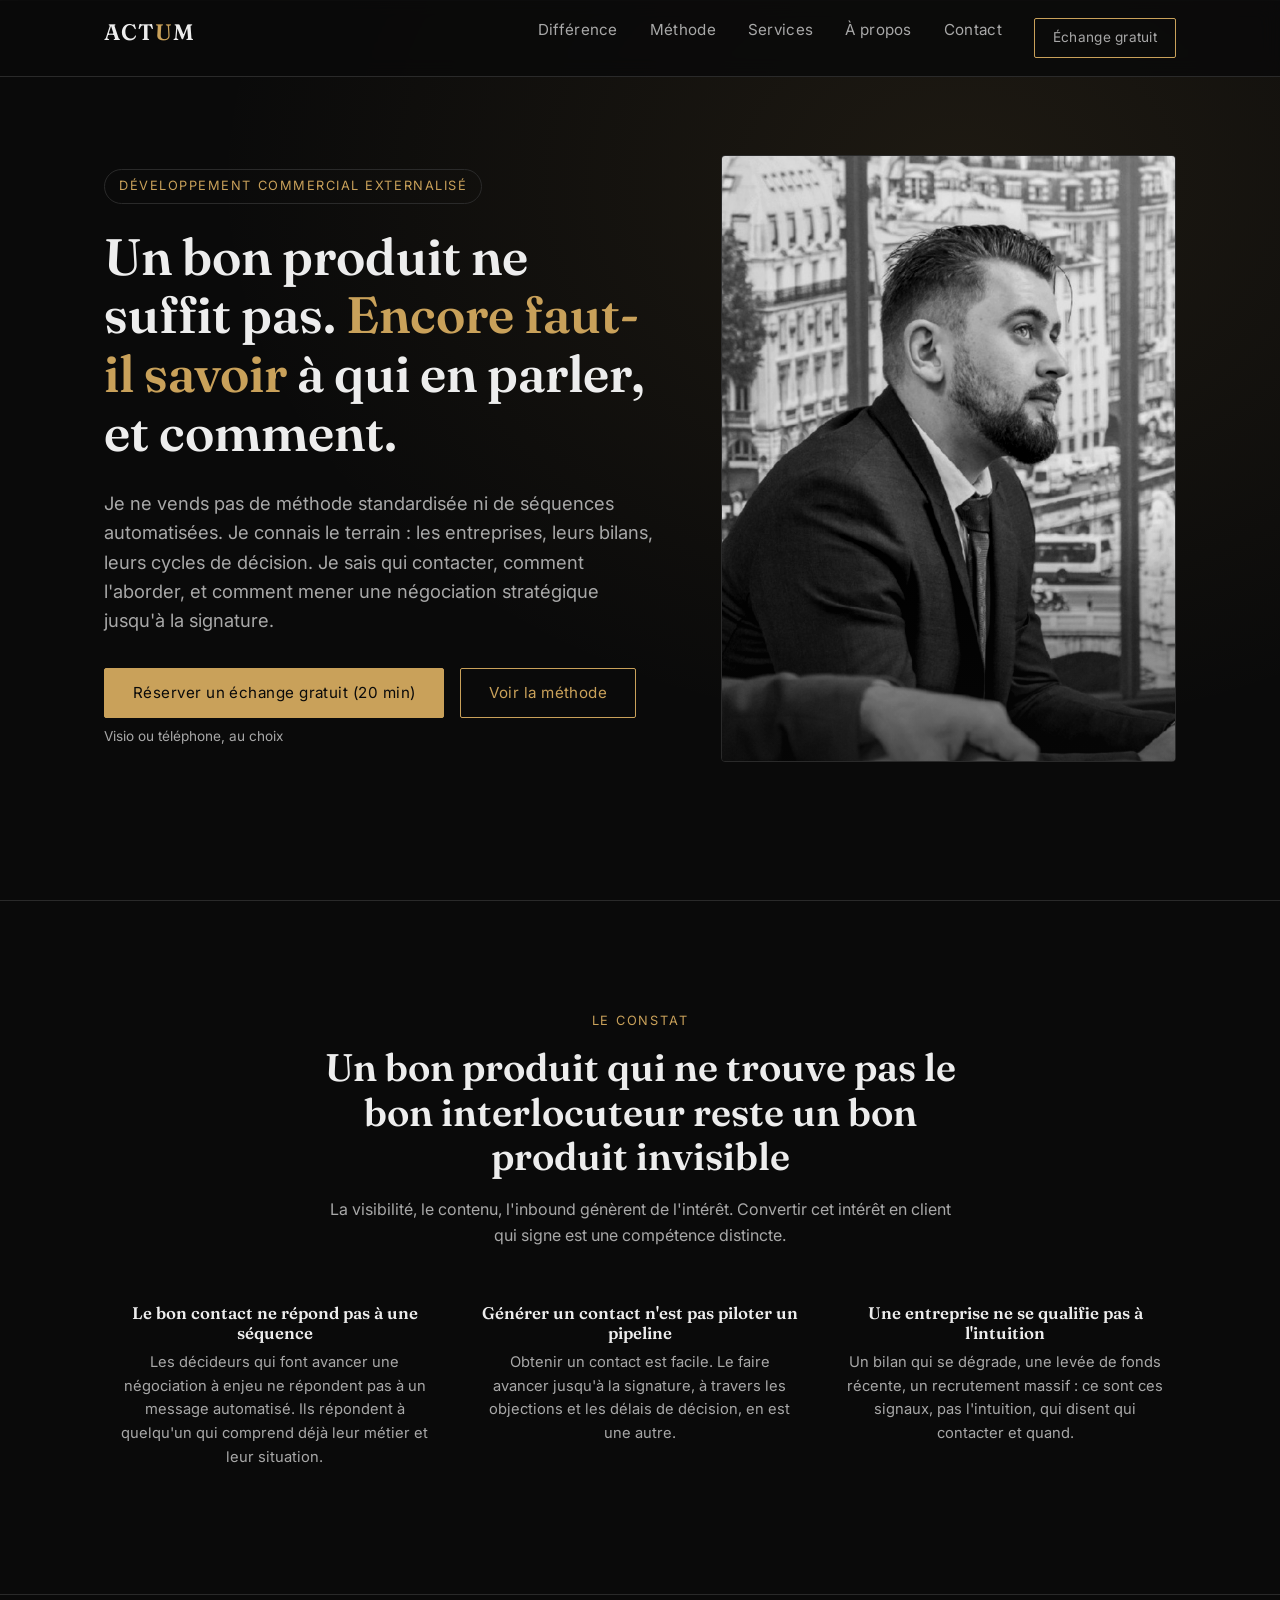
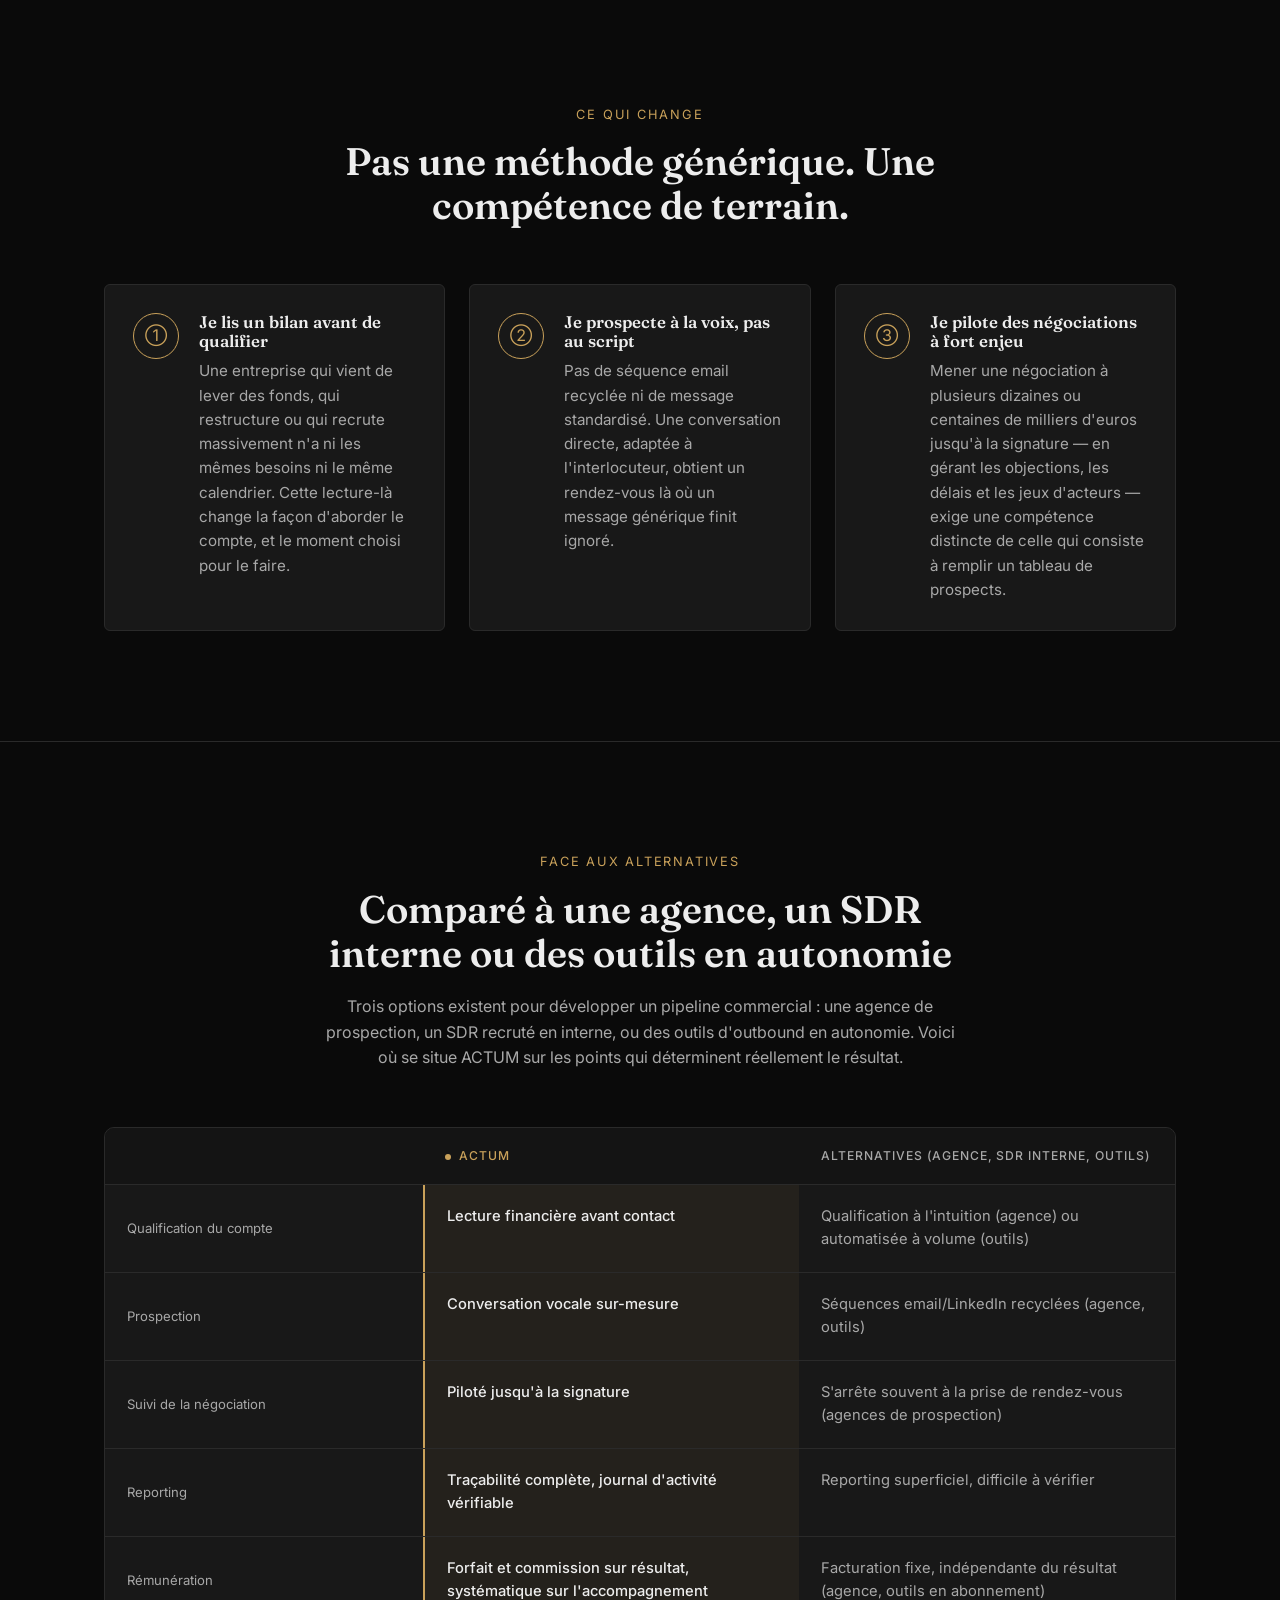
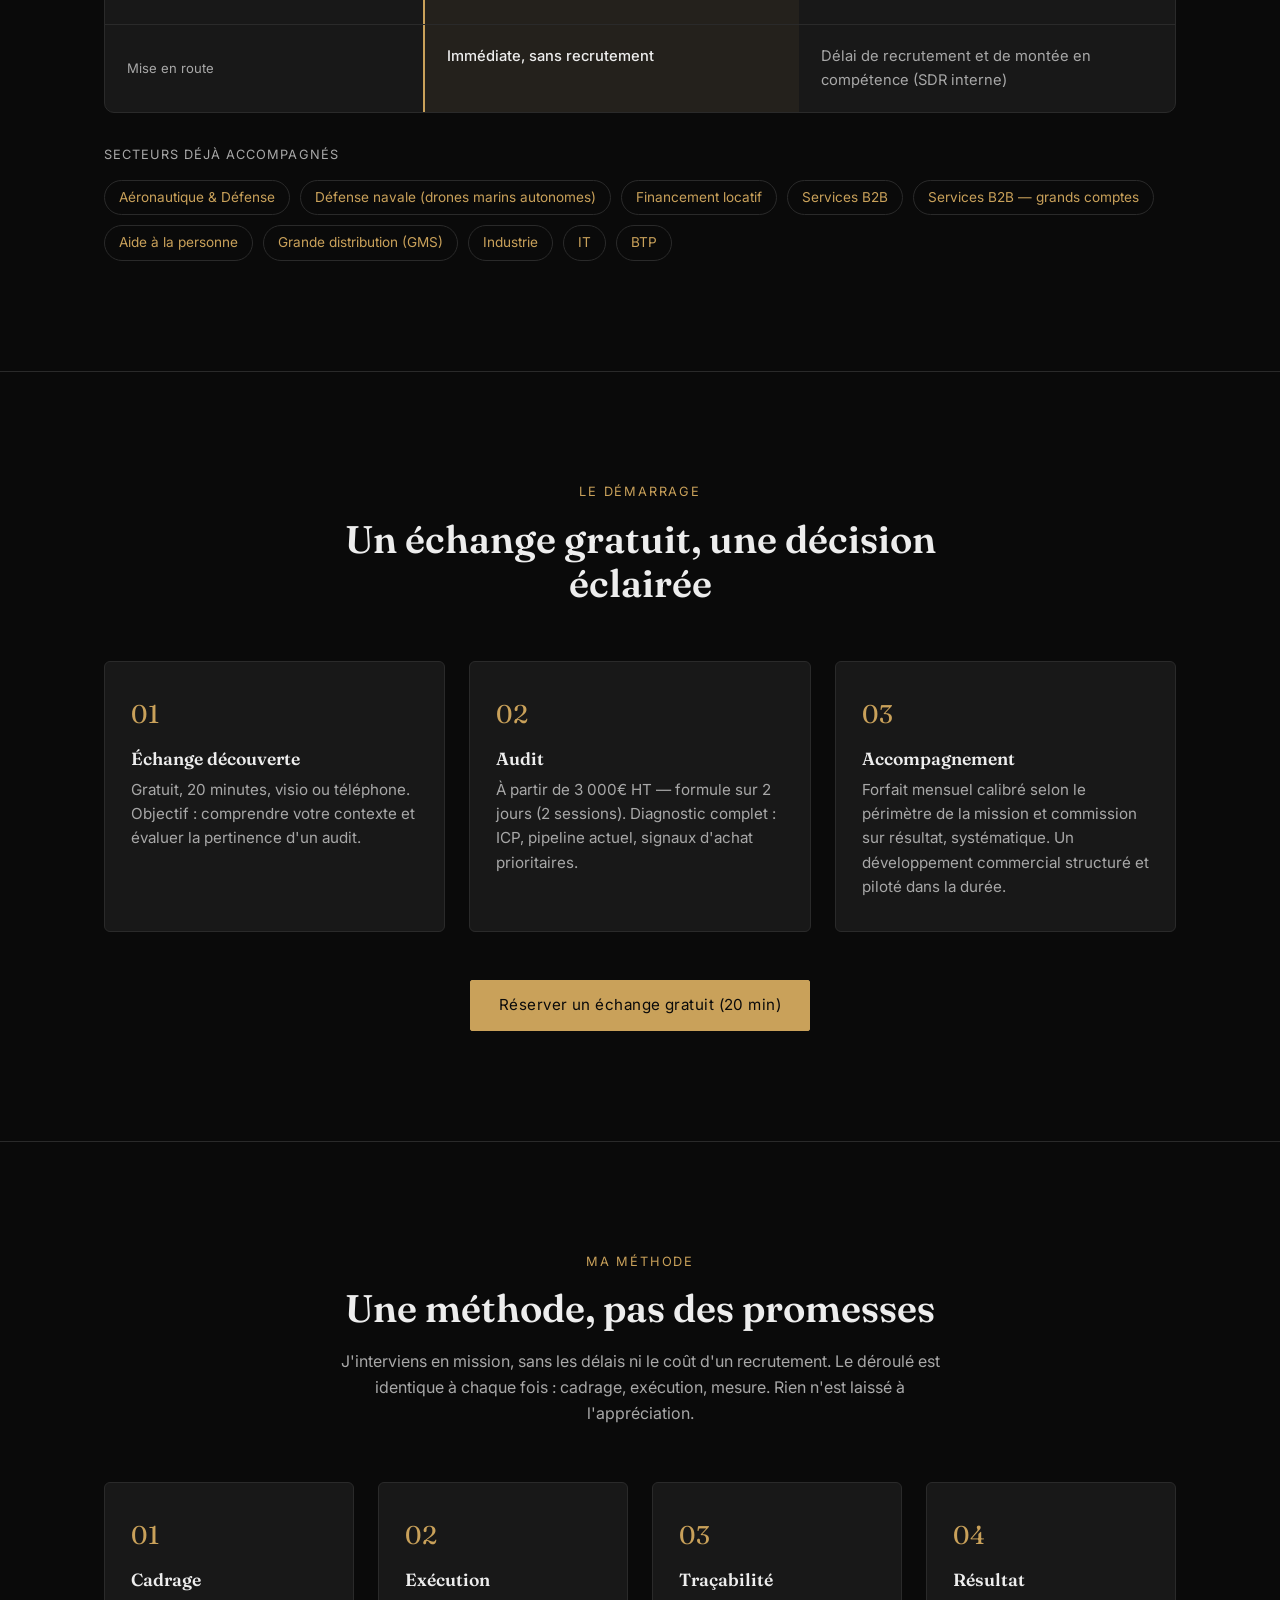
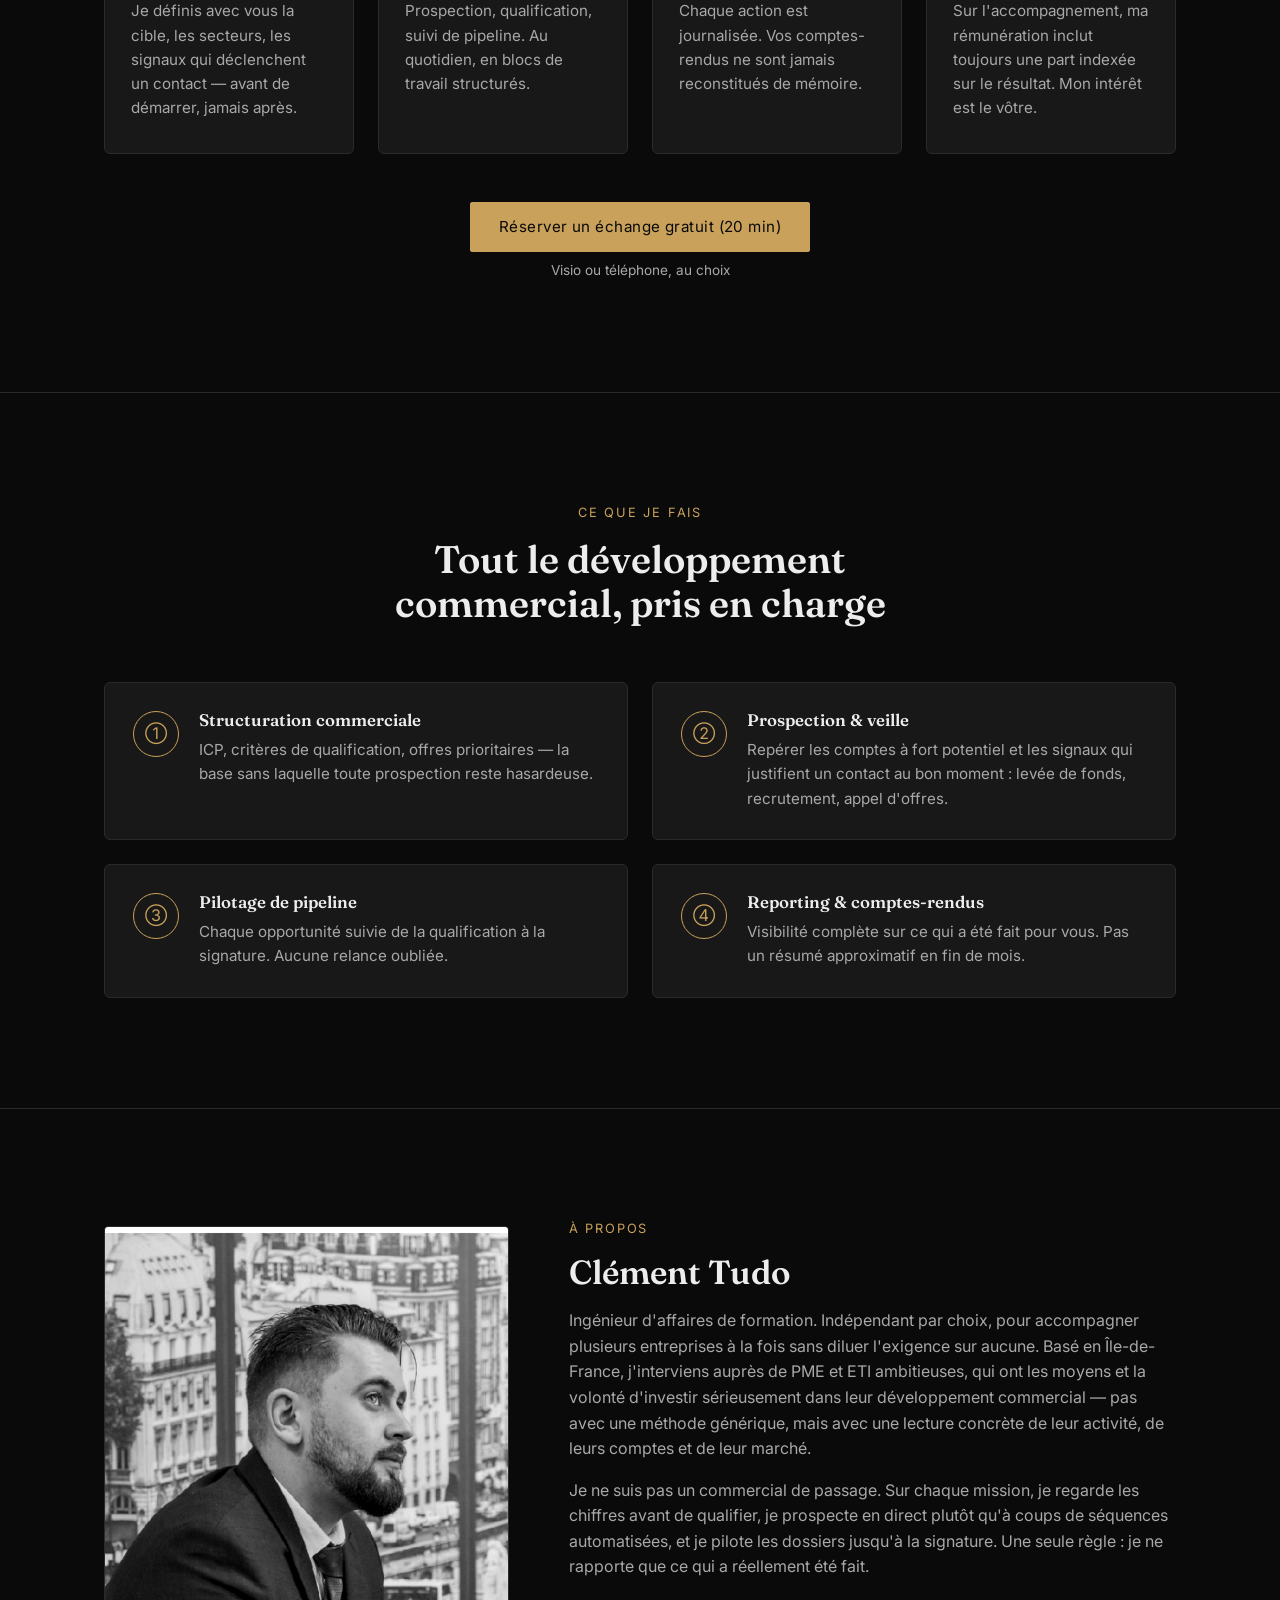
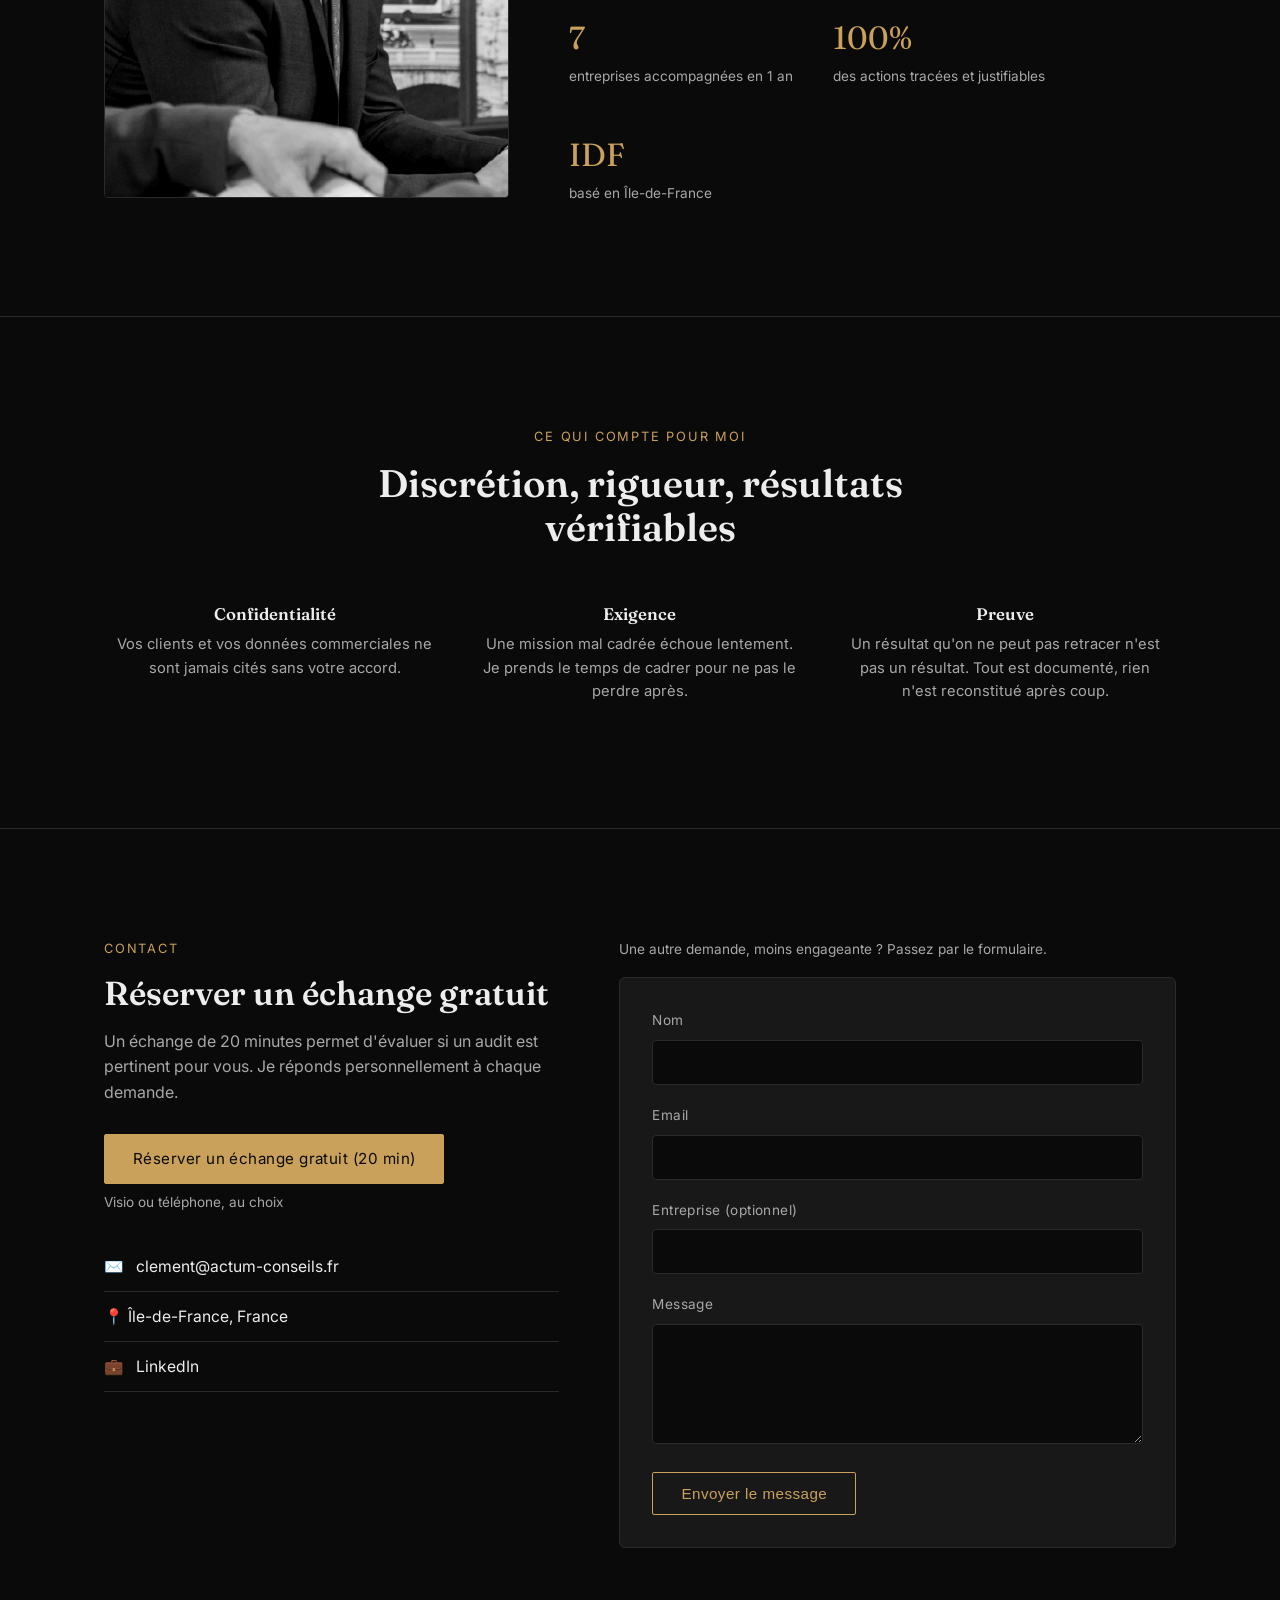
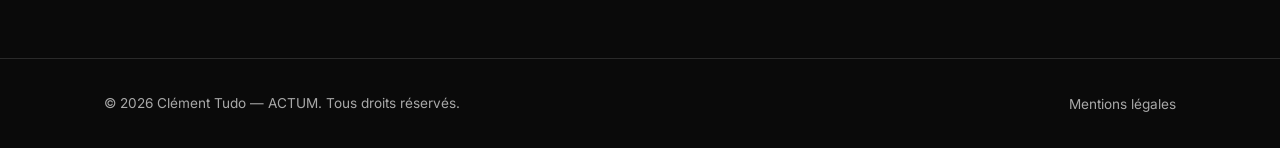
<file: index.html>
<!DOCTYPE html>
<html lang="fr">
<head>
<meta charset="UTF-8">
<meta name="viewport" content="width=device-width, initial-scale=1.0">
<title>ACTUM — Clément Tudo, développement commercial externalisé</title>
<meta name="description" content="Clément Tudo accompagne les PME et ETI ambitieuses dans la structuration de leur développement commercial : prospection, pipeline, pilotage — avec des résultats prouvés, pas promis.">
<link rel="icon" type="image/svg+xml" href="favicon.svg">
<link rel="preconnect" href="https://fonts.googleapis.com">
<link rel="preconnect" href="https://fonts.gstatic.com" crossorigin>
<link href="https://fonts.googleapis.com/css2?family=Fraunces:wght@500;600&family=Inter:wght@400;500;600&display=swap" rel="stylesheet">
<link rel="stylesheet" href="style.css">
</head>
<body>

<header class="entete">
  <div class="conteneur">
    <a href="#accueil" class="logo">ACT<span>U</span>M</a>
    <nav class="nav-liens">
      <a href="#difference">Différence</a>
      <a href="#approche">Méthode</a>
      <a href="#services">Services</a>
      <a href="#apropos">À propos</a>
      <a href="#contact">Contact</a>
      <a href="#contact" class="btn">Échange gratuit</a>
    </nav>
    <button class="menu-burger" id="menu-burger" aria-label="Menu">
      <span></span><span></span><span></span>
    </button>
  </div>
</header>

<div class="nav-mobile" id="nav-mobile">
  <a href="#difference">Différence</a>
  <a href="#approche">Méthode</a>
  <a href="#services">Services</a>
  <a href="#apropos">À propos</a>
  <a href="#contact">Contact</a>
  <a href="#contact" class="btn">Échange gratuit</a>
</div>

<section class="hero" id="accueil" style="padding-bottom: 60px;">
  <div class="conteneur">
    <div>
      <span class="hero-etiquette">Développement commercial externalisé</span>
      <h1>Un bon produit ne suffit pas. <em>Encore faut-il savoir</em> à qui en parler, et comment.</h1>
      <p class="intro">Je ne vends pas de méthode standardisée ni de séquences automatisées. Je connais le terrain : les entreprises, leurs bilans, leurs cycles de décision. Je sais qui contacter, comment l'aborder, et comment mener une négociation stratégique jusqu'à la signature.</p>
      <div class="hero-actions">
        <div class="cta-groupe">
          <a href="#contact" class="btn plein">Réserver un échange gratuit (20 min)</a>
          <span class="cta-note">Visio ou téléphone, au choix</span>
        </div>
        <a href="#approche" class="btn">Voir la méthode</a>
      </div>
    </div>
    <div class="hero-photo">
      <img src="assets/clement-tudo.jpg" alt="Clément Tudo, consultant en développement commercial">
    </div>
  </div>
</section>

<section id="constat">
  <div class="conteneur">
    <div class="section-tete">
      <span class="section-etiquette">Le constat</span>
      <h2>Un bon produit qui ne trouve pas le bon interlocuteur reste un bon produit invisible</h2>
      <p>La visibilité, le contenu, l'inbound génèrent de l'intérêt. Convertir cet intérêt en client qui signe est une compétence distincte.</p>
    </div>
    <div class="valeurs">
      <div class="valeur-item">
        <h3>Le bon contact ne répond pas à une séquence</h3>
        <p>Les décideurs qui font avancer une négociation à enjeu ne répondent pas à un message automatisé. Ils répondent à quelqu'un qui comprend déjà leur métier et leur situation.</p>
      </div>
      <div class="valeur-item">
        <h3>Générer un contact n'est pas piloter un pipeline</h3>
        <p>Obtenir un contact est facile. Le faire avancer jusqu'à la signature, à travers les objections et les délais de décision, en est une autre.</p>
      </div>
      <div class="valeur-item">
        <h3>Une entreprise ne se qualifie pas à l'intuition</h3>
        <p>Un bilan qui se dégrade, une levée de fonds récente, un recrutement massif : ce sont ces signaux, pas l'intuition, qui disent qui contacter et quand.</p>
      </div>
    </div>
  </div>
</section>

<section id="difference">
  <div class="conteneur">
    <div class="section-tete">
      <span class="section-etiquette">Ce qui change</span>
      <h2>Pas une méthode générique. Une compétence de terrain.</h2>
    </div>
    <div class="grille-services">
      <div class="service">
        <div class="icone">①</div>
        <div>
          <h3>Je lis un bilan avant de qualifier</h3>
          <p>Une entreprise qui vient de lever des fonds, qui restructure ou qui recrute massivement n'a ni les mêmes besoins ni le même calendrier. Cette lecture-là change la façon d'aborder le compte, et le moment choisi pour le faire.</p>
        </div>
      </div>
      <div class="service">
        <div class="icone">②</div>
        <div>
          <h3>Je prospecte à la voix, pas au script</h3>
          <p>Pas de séquence email recyclée ni de message standardisé. Une conversation directe, adaptée à l'interlocuteur, obtient un rendez-vous là où un message générique finit ignoré.</p>
        </div>
      </div>
      <div class="service">
        <div class="icone">③</div>
        <div>
          <h3>Je pilote des négociations à fort enjeu</h3>
          <p>Mener une négociation à plusieurs dizaines ou centaines de milliers d'euros jusqu'à la signature — en gérant les objections, les délais et les jeux d'acteurs — exige une compétence distincte de celle qui consiste à remplir un tableau de prospects.</p>
        </div>
      </div>
    </div>
  </div>
</section>

<section id="alternatives">
  <div class="conteneur">
    <div class="section-tete">
      <span class="section-etiquette">Face aux alternatives</span>
      <h2>Comparé à une agence, un SDR interne ou des outils en autonomie</h2>
      <p>Trois options existent pour développer un pipeline commercial : une agence de prospection, un SDR recruté en interne, ou des outils d'outbound en autonomie. Voici où se situe ACTUM sur les points qui déterminent réellement le résultat.</p>
    </div>
    <div class="comparatif">
      <div class="comparatif-entete">
        <span></span>
        <span class="comparatif-entete-actum">ACTUM</span>
        <span>Alternatives (agence, SDR interne, outils)</span>
      </div>
      <div class="comparatif-ligne">
        <span class="comparatif-critere">Qualification du compte</span>
        <span class="comparatif-actum">Lecture financière avant contact</span>
        <span class="comparatif-alt">Qualification à l'intuition (agence) ou automatisée à volume (outils)</span>
      </div>
      <div class="comparatif-ligne">
        <span class="comparatif-critere">Prospection</span>
        <span class="comparatif-actum">Conversation vocale sur-mesure</span>
        <span class="comparatif-alt">Séquences email/LinkedIn recyclées (agence, outils)</span>
      </div>
      <div class="comparatif-ligne">
        <span class="comparatif-critere">Suivi de la négociation</span>
        <span class="comparatif-actum">Piloté jusqu'à la signature</span>
        <span class="comparatif-alt">S'arrête souvent à la prise de rendez-vous (agences de prospection)</span>
      </div>
      <div class="comparatif-ligne">
        <span class="comparatif-critere">Reporting</span>
        <span class="comparatif-actum">Traçabilité complète, journal d'activité vérifiable</span>
        <span class="comparatif-alt">Reporting superficiel, difficile à vérifier</span>
      </div>
      <div class="comparatif-ligne">
        <span class="comparatif-critere">Rémunération</span>
        <span class="comparatif-actum">Forfait et commission sur résultat, systématique sur l'accompagnement</span>
        <span class="comparatif-alt">Facturation fixe, indépendante du résultat (agence, outils en abonnement)</span>
      </div>
      <div class="comparatif-ligne">
        <span class="comparatif-critere">Mise en route</span>
        <span class="comparatif-actum">Immédiate, sans recrutement</span>
        <span class="comparatif-alt">Délai de recrutement et de montée en compétence (SDR interne)</span>
      </div>
    </div>
    <div class="secteurs-bloc">
      <p class="secteurs-label">Secteurs déjà accompagnés</p>
      <ul class="secteurs-liste">
        <li class="secteur-tag">Aéronautique & Défense</li>
        <li class="secteur-tag">Défense navale (drones marins autonomes)</li>
        <li class="secteur-tag">Financement locatif</li>
        <li class="secteur-tag">Services B2B</li>
        <li class="secteur-tag">Services B2B — grands comptes</li>
        <li class="secteur-tag">Aide à la personne</li>
        <li class="secteur-tag">Grande distribution (GMS)</li>
        <li class="secteur-tag">Industrie</li>
        <li class="secteur-tag">IT</li>
        <li class="secteur-tag">BTP</li>
      </ul>
    </div>
  </div>
</section>

<section id="demarrage">
  <div class="conteneur">
    <div class="section-tete">
      <span class="section-etiquette">Le démarrage</span>
      <h2>Un échange gratuit, une décision éclairée</h2>
    </div>
    <div class="grille-approche">
      <div class="carte">
        <div class="num">01</div>
        <h3>Échange découverte</h3>
        <p>Gratuit, 20 minutes, visio ou téléphone. Objectif : comprendre votre contexte et évaluer la pertinence d'un audit.</p>
      </div>
      <div class="carte">
        <div class="num">02</div>
        <h3>Audit</h3>
        <p>À partir de 3 000€ HT — formule sur 2 jours (2 sessions). Diagnostic complet : ICP, pipeline actuel, signaux d'achat prioritaires.</p>
      </div>
      <div class="carte">
        <div class="num">03</div>
        <h3>Accompagnement</h3>
        <p>Forfait mensuel calibré selon le périmètre de la mission et commission sur résultat, systématique. Un développement commercial structuré et piloté dans la durée.</p>
      </div>
    </div>
    <div class="approche-cta">
      <a href="#contact" class="btn plein">Réserver un échange gratuit (20 min)</a>
    </div>
  </div>
</section>

<section id="approche">
  <div class="conteneur">
    <div class="section-tete">
      <span class="section-etiquette">Ma méthode</span>
      <h2>Une méthode, pas des promesses</h2>
      <p>J'interviens en mission, sans les délais ni le coût d'un recrutement. Le déroulé est identique à chaque fois : cadrage, exécution, mesure. Rien n'est laissé à l'appréciation.</p>
    </div>
    <div class="grille-approche">
      <div class="carte">
        <div class="num">01</div>
        <h3>Cadrage</h3>
        <p>Je définis avec vous la cible, les secteurs, les signaux qui déclenchent un contact — avant de démarrer, jamais après.</p>
      </div>
      <div class="carte">
        <div class="num">02</div>
        <h3>Exécution</h3>
        <p>Prospection, qualification, suivi de pipeline. Au quotidien, en blocs de travail structurés.</p>
      </div>
      <div class="carte">
        <div class="num">03</div>
        <h3>Traçabilité</h3>
        <p>Chaque action est journalisée. Vos comptes-rendus ne sont jamais reconstitués de mémoire.</p>
      </div>
      <div class="carte">
        <div class="num">04</div>
        <h3>Résultat</h3>
        <p>Sur l'accompagnement, ma rémunération inclut toujours une part indexée sur le résultat. Mon intérêt est le vôtre.</p>
      </div>
    </div>
    <div class="approche-cta">
      <a href="#contact" class="btn plein">Réserver un échange gratuit (20 min)</a>
      <span class="cta-note">Visio ou téléphone, au choix</span>
    </div>
  </div>
</section>

<section id="services">
  <div class="conteneur">
    <div class="section-tete">
      <span class="section-etiquette">Ce que je fais</span>
      <h2>Tout le développement commercial, pris en charge</h2>
    </div>
    <div class="grille-services">
      <div class="service">
        <div class="icone">①</div>
        <div>
          <h3>Structuration commerciale</h3>
          <p>ICP, critères de qualification, offres prioritaires — la base sans laquelle toute prospection reste hasardeuse.</p>
        </div>
      </div>
      <div class="service">
        <div class="icone">②</div>
        <div>
          <h3>Prospection & veille</h3>
          <p>Repérer les comptes à fort potentiel et les signaux qui justifient un contact au bon moment : levée de fonds, recrutement, appel d'offres.</p>
        </div>
      </div>
      <div class="service">
        <div class="icone">③</div>
        <div>
          <h3>Pilotage de pipeline</h3>
          <p>Chaque opportunité suivie de la qualification à la signature. Aucune relance oubliée.</p>
        </div>
      </div>
      <div class="service">
        <div class="icone">④</div>
        <div>
          <h3>Reporting & comptes-rendus</h3>
          <p>Visibilité complète sur ce qui a été fait pour vous. Pas un résumé approximatif en fin de mois.</p>
        </div>
      </div>
    </div>
  </div>
</section>

<section class="apropos" id="apropos">
  <div class="conteneur">
    <div class="apropos-photo">
      <img src="assets/clement-tudo.jpg" alt="Clément Tudo">
    </div>
    <div class="apropos-texte">
      <span class="section-etiquette">À propos</span>
      <h2>Clément Tudo</h2>
      <p>Ingénieur d'affaires de formation. Indépendant par choix, pour accompagner plusieurs entreprises à la fois sans diluer l'exigence sur aucune. Basé en Île-de-France, j'interviens auprès de PME et ETI ambitieuses, qui ont les moyens et la volonté d'investir sérieusement dans leur développement commercial — pas avec une méthode générique, mais avec une lecture concrète de leur activité, de leurs comptes et de leur marché.</p>
      <p>Je ne suis pas un commercial de passage. Sur chaque mission, je regarde les chiffres avant de qualifier, je prospecte en direct plutôt qu'à coups de séquences automatisées, et je pilote les dossiers jusqu'à la signature. Une seule règle : je ne rapporte que ce qui a réellement été fait.</p>
      <div class="chiffres">
        <div class="chiffre"><span class="valeur">7</span><span class="label">entreprises accompagnées en 1 an</span></div>
        <div class="chiffre"><span class="valeur">100%</span><span class="label">des actions tracées et justifiables</span></div>
        <div class="chiffre"><span class="valeur">IDF</span><span class="label">basé en Île-de-France</span></div>
      </div>
    </div>
  </div>
</section>

<section id="discretion">
  <div class="conteneur">
    <div class="section-tete">
      <span class="section-etiquette">Ce qui compte pour moi</span>
      <h2>Discrétion, rigueur, résultats vérifiables</h2>
    </div>
    <div class="valeurs">
      <div class="valeur-item">
        <h3>Confidentialité</h3>
        <p>Vos clients et vos données commerciales ne sont jamais cités sans votre accord.</p>
      </div>
      <div class="valeur-item">
        <h3>Exigence</h3>
        <p>Une mission mal cadrée échoue lentement. Je prends le temps de cadrer pour ne pas le perdre après.</p>
      </div>
      <div class="valeur-item">
        <h3>Preuve</h3>
        <p>Un résultat qu'on ne peut pas retracer n'est pas un résultat. Tout est documenté, rien n'est reconstitué après coup.</p>
      </div>
    </div>
  </div>
</section>

<section class="contact" id="contact">
  <div class="conteneur">
    <div class="contact-infos">
      <span class="section-etiquette">Contact</span>
      <h2>Réserver un échange gratuit</h2>
      <p>Un échange de 20 minutes permet d'évaluer si un audit est pertinent pour vous. Je réponds personnellement à chaque demande.</p>
      <div class="contact-cta">
        <!-- Remplacer ce lien mailto par l'URL Calendly/Cal.com dès qu'un lien de prise de rendez-vous existe -->
        <a href="mailto:clement@actum-conseils.fr?subject=Demande%20d%27%C3%A9change&amp;body=Secteur%20d%27activit%C3%A9%20%3A%20%0A%0ATaille%20de%20l%27%C3%A9quipe%20commerciale%20actuelle%20%3A%20%0A%0ADisponibilit%C3%A9s%20pour%20un%20%C3%A9change%20de%2020%20min%20%28visio%20ou%20t%C3%A9l.%29%20%3A%20" class="btn plein">Réserver un échange gratuit (20 min)</a>
        <span class="cta-note">Visio ou téléphone, au choix</span>
      </div>
      <ul class="liste-contact">
        <li>✉️ <a href="mailto:clement@actum-conseils.fr">clement@actum-conseils.fr</a></li>
        <li>📍 Île-de-France, France</li>
        <li>💼 <a href="https://www.linkedin.com/in/cl%C3%A9ment-tudo-76b14b14b/" target="_blank" rel="noopener">LinkedIn</a></li>
      </ul>
    </div>
    <div class="contact-formulaire-bloc">
      <p class="form-alt-label">Une autre demande, moins engageante ? Passez par le formulaire.</p>
      <form class="formulaire" id="form-contact" method="POST" action="contact.php">
        <div class="champ">
          <label for="nom">Nom</label>
          <input type="text" id="nom" name="nom" required maxlength="120">
        </div>
        <div class="champ">
          <label for="email">Email</label>
          <input type="email" id="email" name="email" required maxlength="180">
        </div>
        <div class="champ">
          <label for="entreprise">Entreprise (optionnel)</label>
          <input type="text" id="entreprise" name="entreprise" maxlength="120">
        </div>
        <div class="champ">
          <label for="message">Message</label>
          <textarea id="message" name="message" required maxlength="4000"></textarea>
        </div>
        <div class="champ champ-site-web" aria-hidden="true">
          <label for="site_web">Site web</label>
          <input type="text" id="site_web" name="site_web" tabindex="-1" autocomplete="off">
        </div>
        <button type="submit" class="btn" id="btn-envoyer">Envoyer le message</button>
        <div class="msg" id="form-msg"></div>
      </form>
    </div>
  </div>
</section>

<footer>
  <div class="conteneur">
    <p>© <span id="annee"></span> Clément Tudo — ACTUM. Tous droits réservés.</p>
    <div class="liens-bas">
      <a href="mentions-legales.html">Mentions légales</a>
    </div>
  </div>
</footer>

<script src="script.js"></script>
</body>
</html>
</file>
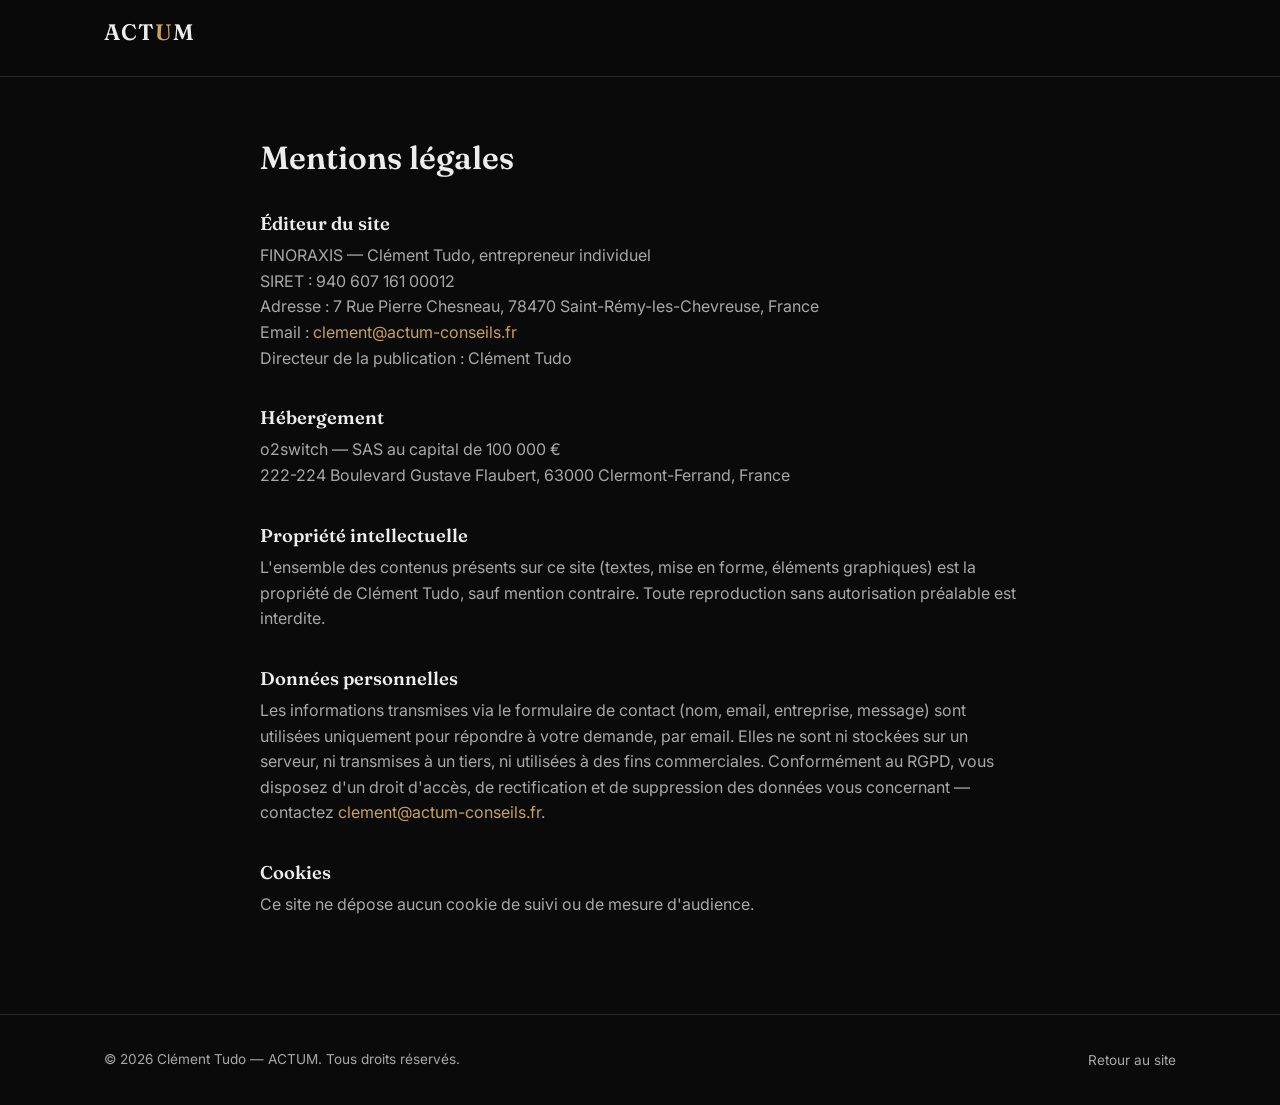
<file: mentions-legales.html>
<!DOCTYPE html>
<html lang="fr">
<head>
<meta charset="UTF-8">
<meta name="viewport" content="width=device-width, initial-scale=1.0">
<title>Mentions légales — ACTUM</title>
<link href="https://fonts.googleapis.com/css2?family=Fraunces:wght@500;600&family=Inter:wght@400;500;600&display=swap" rel="stylesheet">
<link rel="stylesheet" href="style.css">
<style>
  .legal { padding: 140px 0 80px; max-width: 760px; margin: 0 auto; }
  .legal h1 { margin-bottom: 32px; }
  .legal h2 { font-size: 1.15rem; margin-top: 36px; }
  .legal p, .legal li { color: var(--texte-att); }
  .legal mark { background: none; color: var(--or); }
</style>
</head>
<body>

<header class="entete">
  <div class="conteneur">
    <a href="index.html#accueil" class="logo">ACT<span>U</span>M</a>
  </div>
</header>

<div class="conteneur legal">
  <h1>Mentions légales</h1>

  <h2>Éditeur du site</h2>
  <p>
    FINORAXIS — Clément Tudo, entrepreneur individuel<br>
    SIRET : 940 607 161 00012<br>
    Adresse : 7 Rue Pierre Chesneau, 78470 Saint-Rémy-les-Chevreuse, France<br>
    Email : <a href="mailto:clement@actum-conseils.fr">clement@actum-conseils.fr</a><br>
    Directeur de la publication : Clément Tudo
  </p>

  <h2>Hébergement</h2>
  <p>
    o2switch — SAS au capital de 100 000 €<br>
    222-224 Boulevard Gustave Flaubert, 63000 Clermont-Ferrand, France
  </p>

  <h2>Propriété intellectuelle</h2>
  <p>L'ensemble des contenus présents sur ce site (textes, mise en forme, éléments graphiques) est la propriété de Clément Tudo, sauf mention contraire. Toute reproduction sans autorisation préalable est interdite.</p>

  <h2>Données personnelles</h2>
  <p>Les informations transmises via le formulaire de contact (nom, email, entreprise, message) sont utilisées uniquement pour répondre à votre demande, par email. Elles ne sont ni stockées sur un serveur, ni transmises à un tiers, ni utilisées à des fins commerciales. Conformément au RGPD, vous disposez d'un droit d'accès, de rectification et de suppression des données vous concernant — contactez <a href="mailto:clement@actum-conseils.fr">clement@actum-conseils.fr</a>.</p>

  <h2>Cookies</h2>
  <p>Ce site ne dépose aucun cookie de suivi ou de mesure d'audience.</p>
</div>

<footer>
  <div class="conteneur">
    <p>© <span id="annee"></span> Clément Tudo — ACTUM. Tous droits réservés.</p>
    <div class="liens-bas"><a href="index.html#accueil">Retour au site</a></div>
  </div>
</footer>
<script>document.getElementById("annee").textContent = new Date().getFullYear();</script>
</body>
</html>
</file>
<file: style.css>
:root {
  --noir: #0a0a0a;
  --noir-clair: #141414;
  --noir-carte: #181818;
  --bordure: #2a2a2a;
  --texte: #ededed;
  --texte-att: #a8a8a8;
  --or: #c9a15a;
  --or-clair: #e0be82;
  --ok: #4caf7d;
  --erreur: #e0645a;
}

* { box-sizing: border-box; }

html { scroll-behavior: smooth; }

body {
  margin: 0;
  background: var(--noir);
  color: var(--texte);
  font-family: "Inter", -apple-system, BlinkMacSystemFont, "Segoe UI", sans-serif;
  line-height: 1.6;
}

h1, h2, h3, .logo {
  font-family: "Fraunces", Georgia, "Times New Roman", serif;
  font-weight: 600;
  line-height: 1.15;
  margin: 0 0 0.5em;
}

p { margin: 0 0 1em; color: var(--texte-att); }

a { color: var(--or); text-decoration: none; }
a:hover { color: var(--or-clair); }

.conteneur {
  max-width: 1120px;
  margin: 0 auto;
  padding: 0 24px;
}

/* --- Navigation --- */
header.entete {
  position: fixed;
  top: 0; left: 0; right: 0;
  z-index: 100;
  background: rgba(10, 10, 10, 0.85);
  backdrop-filter: blur(10px);
  border-bottom: 1px solid var(--bordure);
}

.entete .conteneur {
  display: flex;
  align-items: center;
  justify-content: space-between;
  height: 76px;
}

.logo {
  font-size: 1.4rem;
  letter-spacing: 0.04em;
  color: var(--texte);
}
.logo span { color: var(--or); }

nav.nav-liens {
  display: flex;
  gap: 32px;
}
nav.nav-liens a {
  color: var(--texte-att);
  font-size: 0.95rem;
  letter-spacing: 0.02em;
}
nav.nav-liens a:hover { color: var(--texte); }
.nav-liens .btn {
  padding: 8px 18px;
  font-size: 0.85rem;
}

.btn {
  display: inline-block;
  padding: 12px 28px;
  border-radius: 2px;
  border: 1px solid var(--or);
  color: var(--or);
  font-size: 0.95rem;
  letter-spacing: 0.03em;
  transition: background 0.2s, color 0.2s;
  cursor: pointer;
  background: transparent;
}
.btn:hover { background: var(--or); color: var(--noir); }
.btn.plein {
  background: var(--or);
  color: var(--noir);
  border-color: var(--or);
}
.btn.plein:hover { background: var(--or-clair); border-color: var(--or-clair); }

.menu-burger {
  display: none;
  flex-direction: column;
  gap: 5px;
  background: none;
  border: none;
  cursor: pointer;
  padding: 8px;
}
.menu-burger span {
  width: 22px; height: 2px;
  background: var(--texte);
}

/* --- Hero --- */
.hero {
  min-height: 100vh;
  display: flex;
  align-items: center;
  padding-top: 76px;
  background:
    radial-gradient(ellipse at 75% 20%, rgba(201, 161, 90, 0.10), transparent 55%),
    var(--noir);
  position: relative;
}
.hero .conteneur {
  display: grid;
  grid-template-columns: 1.1fr 0.9fr;
  gap: 60px;
  align-items: center;
}
.hero-etiquette {
  display: inline-block;
  font-size: 0.8rem;
  letter-spacing: 0.12em;
  text-transform: uppercase;
  color: var(--or);
  border: 1px solid var(--bordure);
  padding: 6px 14px;
  border-radius: 999px;
  margin-bottom: 24px;
}
.hero h1 {
  font-size: clamp(2.2rem, 4vw, 3.4rem);
  color: var(--texte);
}
.hero h1 em {
  font-style: normal;
  color: var(--or);
}
.hero p.intro {
  font-size: 1.15rem;
  max-width: 46ch;
}
.hero-actions {
  display: flex;
  gap: 16px;
  margin-top: 32px;
  flex-wrap: wrap;
  align-items: flex-start;
}
.cta-groupe {
  display: flex;
  flex-direction: column;
  align-items: flex-start;
  gap: 8px;
}
.cta-note {
  font-size: 0.85rem;
  color: var(--texte-att);
}
.hero-photo {
  position: relative;
  border-radius: 4px;
  overflow: hidden;
  border: 1px solid var(--bordure);
  aspect-ratio: 3 / 4;
}
.hero-photo img {
  width: 100%; height: 100%;
  object-fit: cover;
  display: block;
  filter: grayscale(100%) contrast(1.05);
}
.hero-photo::after {
  content: "";
  position: absolute; inset: 0;
  background: linear-gradient(180deg, transparent 60%, rgba(10,10,10,0.55) 100%);
}

/* --- Sections génériques --- */
section { padding: 110px 0; border-top: 1px solid var(--bordure); }
.section-tete { max-width: 640px; margin: 0 auto 56px; text-align: center; }
.section-etiquette {
  display: block;
  font-size: 0.8rem;
  letter-spacing: 0.14em;
  text-transform: uppercase;
  color: var(--or);
  margin-bottom: 14px;
}
.section-tete h2 { font-size: clamp(1.8rem, 3vw, 2.4rem); }

/* --- Approche (grille 4) --- */
.grille-approche {
  display: grid;
  grid-template-columns: repeat(4, 1fr);
  gap: 24px;
}
.carte {
  background: var(--noir-carte);
  border: 1px solid var(--bordure);
  border-radius: 6px;
  padding: 32px 26px;
}
.carte .num {
  font-family: "Fraunces", serif;
  font-size: 1.6rem;
  color: var(--or);
  margin-bottom: 14px;
}
.carte h3 { font-size: 1.1rem; color: var(--texte); }
.carte p { font-size: 0.95rem; margin: 0; }

#demarrage .grille-approche {
  grid-template-columns: repeat(3, 1fr);
}

.approche-cta {
  text-align: center;
  margin-top: 48px;
  display: flex;
  flex-direction: column;
  align-items: center;
  gap: 8px;
}

/* --- Comparatif face aux alternatives --- */
.comparatif {
  border: 1px solid var(--bordure);
  border-radius: 10px;
  overflow: hidden;
  background: var(--noir-carte);
}
.comparatif-entete, .comparatif-ligne {
  display: grid;
  grid-template-columns: 1.1fr 1.3fr 1.3fr;
}
.comparatif-entete {
  background: var(--noir-clair);
}
.comparatif-entete span {
  padding: 18px 22px;
  font-size: 0.76rem;
  letter-spacing: 0.08em;
  text-transform: uppercase;
  color: var(--texte-att);
  font-weight: 500;
}
.comparatif-entete-actum {
  color: var(--or) !important;
  position: relative;
}
.comparatif-entete-actum::before {
  content: "";
  display: inline-block;
  width: 6px; height: 6px;
  border-radius: 50%;
  background: var(--or);
  margin-right: 8px;
  vertical-align: middle;
}
.comparatif-ligne {
  border-top: 1px solid var(--bordure);
}
.comparatif-critere, .comparatif-actum, .comparatif-alt {
  padding: 20px 22px;
  font-size: 0.92rem;
}
.comparatif-critere {
  color: var(--texte-att);
  font-size: 0.82rem;
  display: flex;
  align-items: center;
}
.comparatif-actum {
  color: var(--texte);
  font-weight: 500;
  background: rgba(201, 161, 90, 0.07);
  border-left: 2px solid var(--or);
}
.comparatif-alt {
  color: var(--texte-att);
}
.secteurs-bloc { margin-top: 32px; }
.secteurs-label {
  font-size: 0.8rem;
  letter-spacing: 0.08em;
  text-transform: uppercase;
  color: var(--texte-att);
  margin-bottom: 14px;
}
.secteurs-liste {
  list-style: none;
  padding: 0;
  margin: 0;
  display: flex;
  flex-wrap: wrap;
  gap: 10px;
}
.secteur-tag {
  display: inline-block;
  font-size: 0.85rem;
  color: var(--or);
  border: 1px solid var(--bordure);
  padding: 6px 14px;
  border-radius: 999px;
}

/* --- Services --- */
.grille-services {
  display: grid;
  grid-template-columns: repeat(2, 1fr);
  gap: 24px;
}
#difference .grille-services {
  grid-template-columns: repeat(3, 1fr);
}

.service {
  display: flex;
  gap: 20px;
  background: var(--noir-carte);
  border: 1px solid var(--bordure);
  border-radius: 6px;
  padding: 28px;
}
.service .icone {
  flex: none;
  width: 46px; height: 46px;
  border-radius: 50%;
  border: 1px solid var(--or);
  display: flex; align-items: center; justify-content: center;
  color: var(--or);
}
.service h3 { font-size: 1.05rem; color: var(--texte); margin-bottom: 8px; }
.service p { font-size: 0.95rem; margin: 0; }

/* --- À propos --- */
.apropos .conteneur {
  display: grid;
  grid-template-columns: 0.8fr 1.2fr;
  gap: 60px;
  align-items: center;
}
.apropos-photo {
  border-radius: 4px;
  overflow: hidden;
  border: 1px solid var(--bordure);
}
.apropos-photo img {
  width: 100%; display: block;
  filter: grayscale(100%) contrast(1.05);
}
.apropos-texte h2 { font-size: clamp(1.6rem, 2.6vw, 2.1rem); }
.chiffres {
  display: flex;
  gap: 40px;
  margin-top: 32px;
  flex-wrap: wrap;
}
.chiffre .valeur {
  font-family: "Fraunces", serif;
  font-size: 2rem;
  color: var(--or);
  display: block;
}
.chiffre .label {
  font-size: 0.85rem;
  color: var(--texte-att);
}

/* --- Discretion / valeurs --- */
.valeurs {
  display: grid;
  grid-template-columns: repeat(3, 1fr);
  gap: 24px;
}
.valeur-item { text-align: center; padding: 0 12px; }
.valeur-item h3 { font-size: 1.05rem; color: var(--texte); }
.valeur-item p { font-size: 0.92rem; }

/* --- Contact --- */
.contact .conteneur {
  display: grid;
  grid-template-columns: 0.9fr 1.1fr;
  gap: 60px;
}
.contact-infos h2 { font-size: clamp(1.6rem, 2.6vw, 2.1rem); }
.contact-cta {
  display: flex;
  flex-direction: column;
  align-items: flex-start;
  gap: 8px;
  margin: 28px 0;
}
.form-alt-label {
  font-size: 0.85rem;
  color: var(--texte-att);
  margin: 0 0 16px;
}
.liste-contact { list-style: none; padding: 0; margin: 28px 0 0; }
.liste-contact li {
  display: flex; align-items: center; gap: 12px;
  padding: 12px 0;
  border-bottom: 1px solid var(--bordure);
  color: var(--texte);
  font-size: 0.98rem;
}
.liste-contact li a { color: var(--texte); }
.liste-contact li a:hover { color: var(--or); }

form.formulaire {
  background: var(--noir-carte);
  border: 1px solid var(--bordure);
  border-radius: 6px;
  padding: 32px;
}
.champ { margin-bottom: 20px; }
.champ label {
  display: block;
  font-size: 0.85rem;
  letter-spacing: 0.03em;
  color: var(--texte-att);
  margin-bottom: 8px;
}
.champ input, .champ textarea {
  width: 100%;
  background: var(--noir);
  border: 1px solid var(--bordure);
  border-radius: 4px;
  padding: 12px 14px;
  color: var(--texte);
  font-family: inherit;
  font-size: 0.98rem;
}
.champ input:focus, .champ textarea:focus {
  outline: none;
  border-color: var(--or);
}
.champ textarea { resize: vertical; min-height: 120px; }
.champ-site-web { position: absolute; left: -9999px; }

.formulaire .msg {
  margin-top: 16px;
  font-size: 0.92rem;
  border-radius: 4px;
  padding: 12px 14px;
  display: none;
}
.formulaire .msg.ok { display: block; color: var(--ok); border: 1px solid var(--ok); }
.formulaire .msg.erreur { display: block; color: var(--erreur); border: 1px solid var(--erreur); }

/* --- Footer --- */
footer {
  border-top: 1px solid var(--bordure);
  padding: 32px 0;
}
footer .conteneur {
  display: flex;
  justify-content: space-between;
  align-items: center;
  flex-wrap: wrap;
  gap: 12px;
}
footer p { margin: 0; font-size: 0.85rem; }
footer .liens-bas a { margin-left: 20px; font-size: 0.85rem; color: var(--texte-att); }
footer .liens-bas a:hover { color: var(--or); }

/* --- Responsive --- */
@media (max-width: 860px) {
  nav.nav-liens { display: none; }
  .menu-burger { display: flex; }
  .hero .conteneur, .apropos .conteneur, .contact .conteneur {
    grid-template-columns: 1fr;
  }
  .hero-photo { order: -1; max-width: 320px; margin: 0 auto; }
  .grille-approche { grid-template-columns: repeat(2, 1fr); }
  #demarrage .grille-approche { grid-template-columns: 1fr; }
  .grille-services, #difference .grille-services { grid-template-columns: 1fr; }
  .valeurs { grid-template-columns: 1fr; }
  section { padding: 72px 0; }

  .comparatif-entete { display: none; }
  .comparatif-ligne { grid-template-columns: 1fr; border-top: none; border-bottom: 1px solid var(--bordure); }
  .comparatif-ligne:last-child { border-bottom: none; }
  .comparatif-critere {
    background: var(--noir-clair);
    font-size: 0.78rem;
    letter-spacing: 0.04em;
    text-transform: uppercase;
    color: var(--texte);
    font-weight: 600;
    padding-bottom: 10px;
  }
  .comparatif-actum, .comparatif-alt { padding-top: 12px; padding-bottom: 12px; }
  .comparatif-actum::before, .comparatif-alt::before {
    display: block;
    font-size: 0.72rem;
    letter-spacing: 0.06em;
    text-transform: uppercase;
    margin-bottom: 6px;
    font-weight: 600;
  }
  .comparatif-actum::before { content: "ACTUM"; color: var(--or); }
  .comparatif-alt::before { content: "Alternatives"; color: var(--texte-att); }
}

body.menu-ouvert .nav-mobile { display: flex; }
.nav-mobile {
  display: none;
  position: fixed;
  top: 76px; left: 0; right: 0;
  background: var(--noir-clair);
  border-bottom: 1px solid var(--bordure);
  flex-direction: column;
  padding: 20px 24px 28px;
  gap: 18px;
  z-index: 99;
}
.nav-mobile a { color: var(--texte); font-size: 1.05rem; }
.nav-mobile a.btn {
  display: inline-block;
  align-self: flex-start;
  color: var(--or);
  font-size: 0.95rem;
}
</file>
